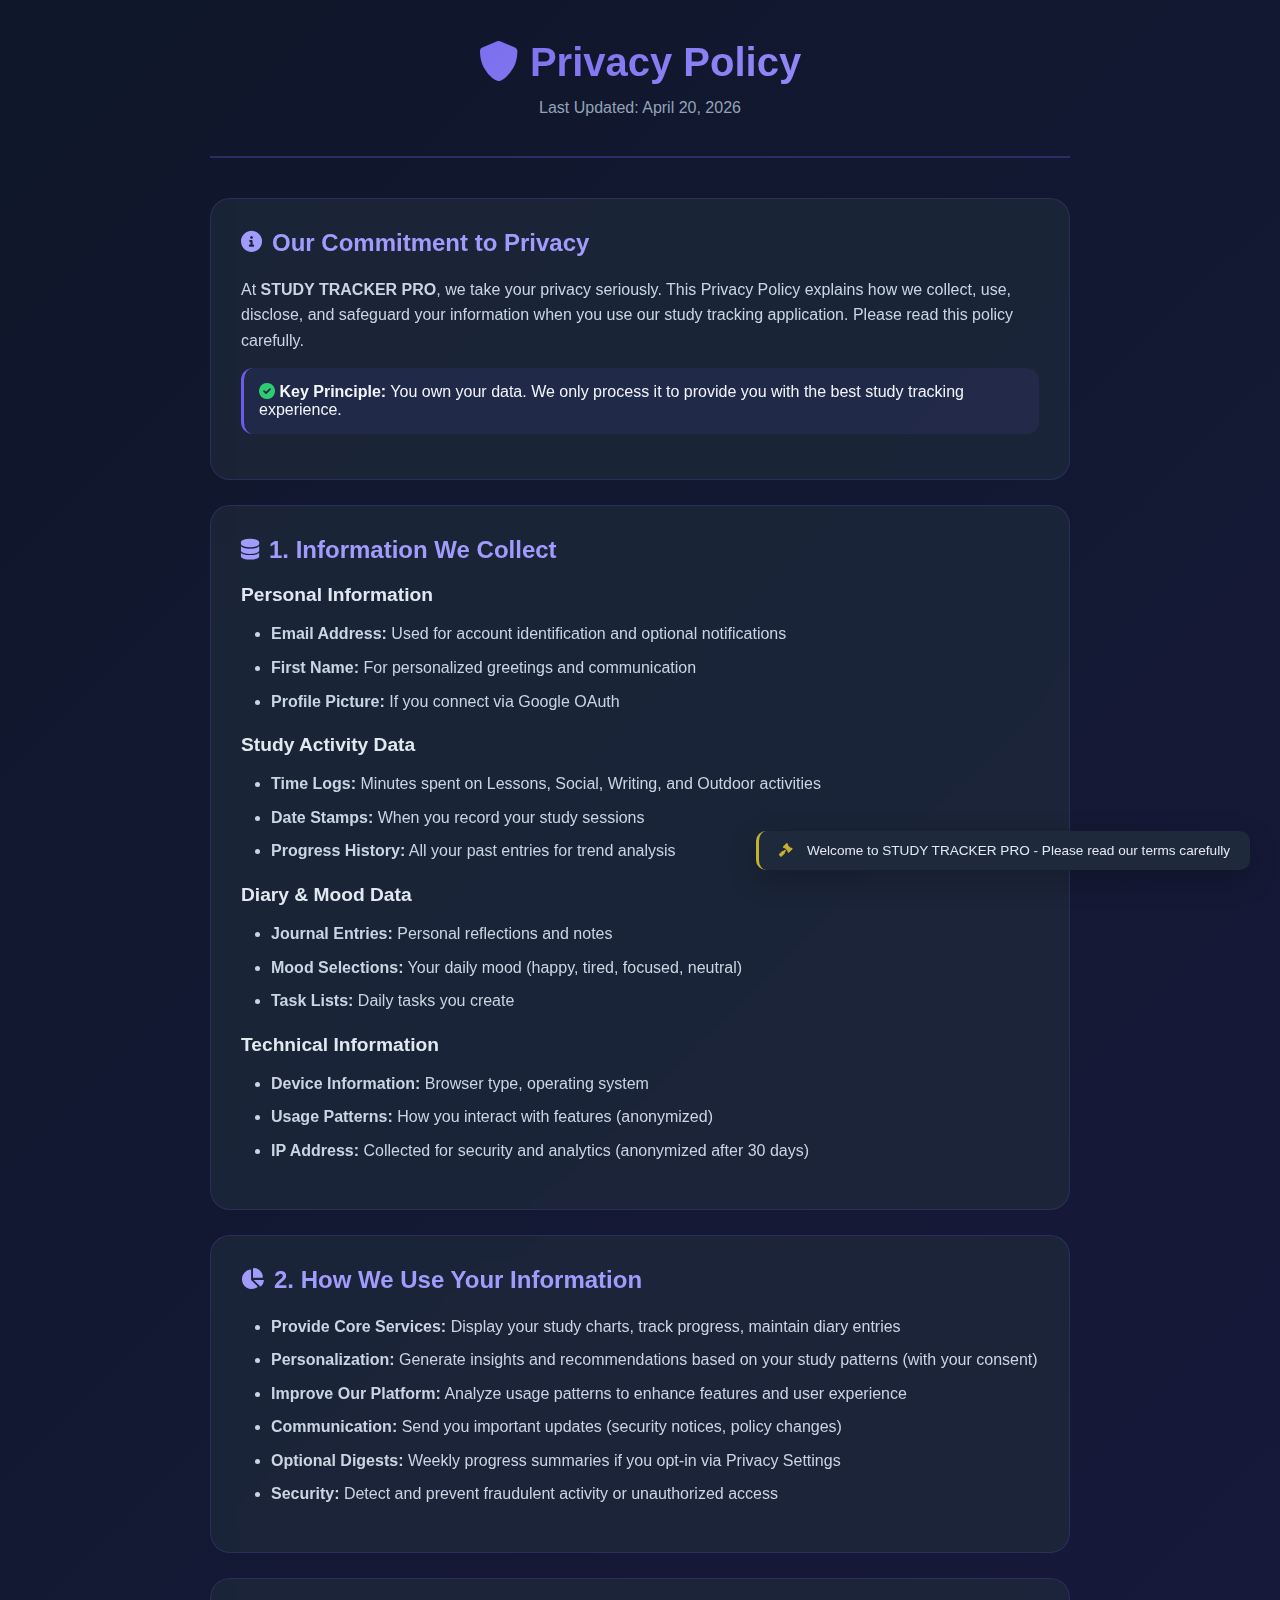
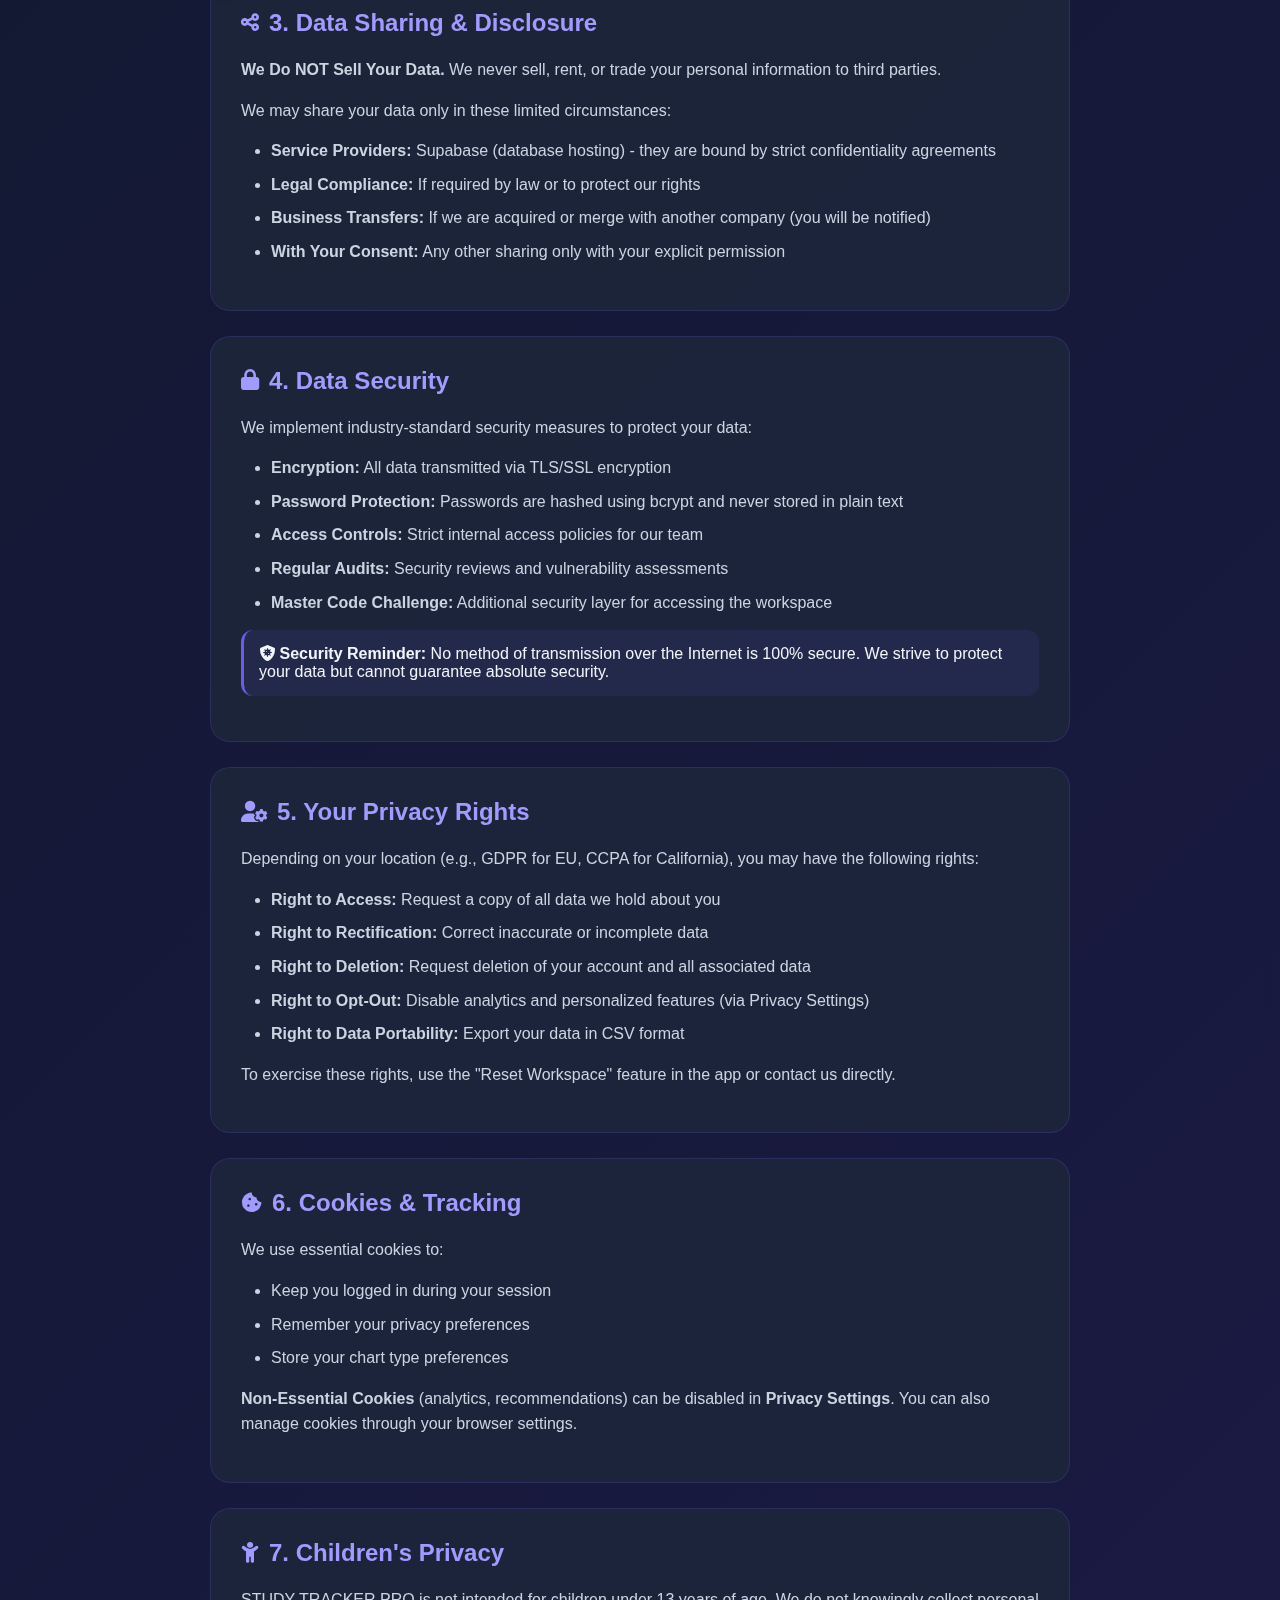
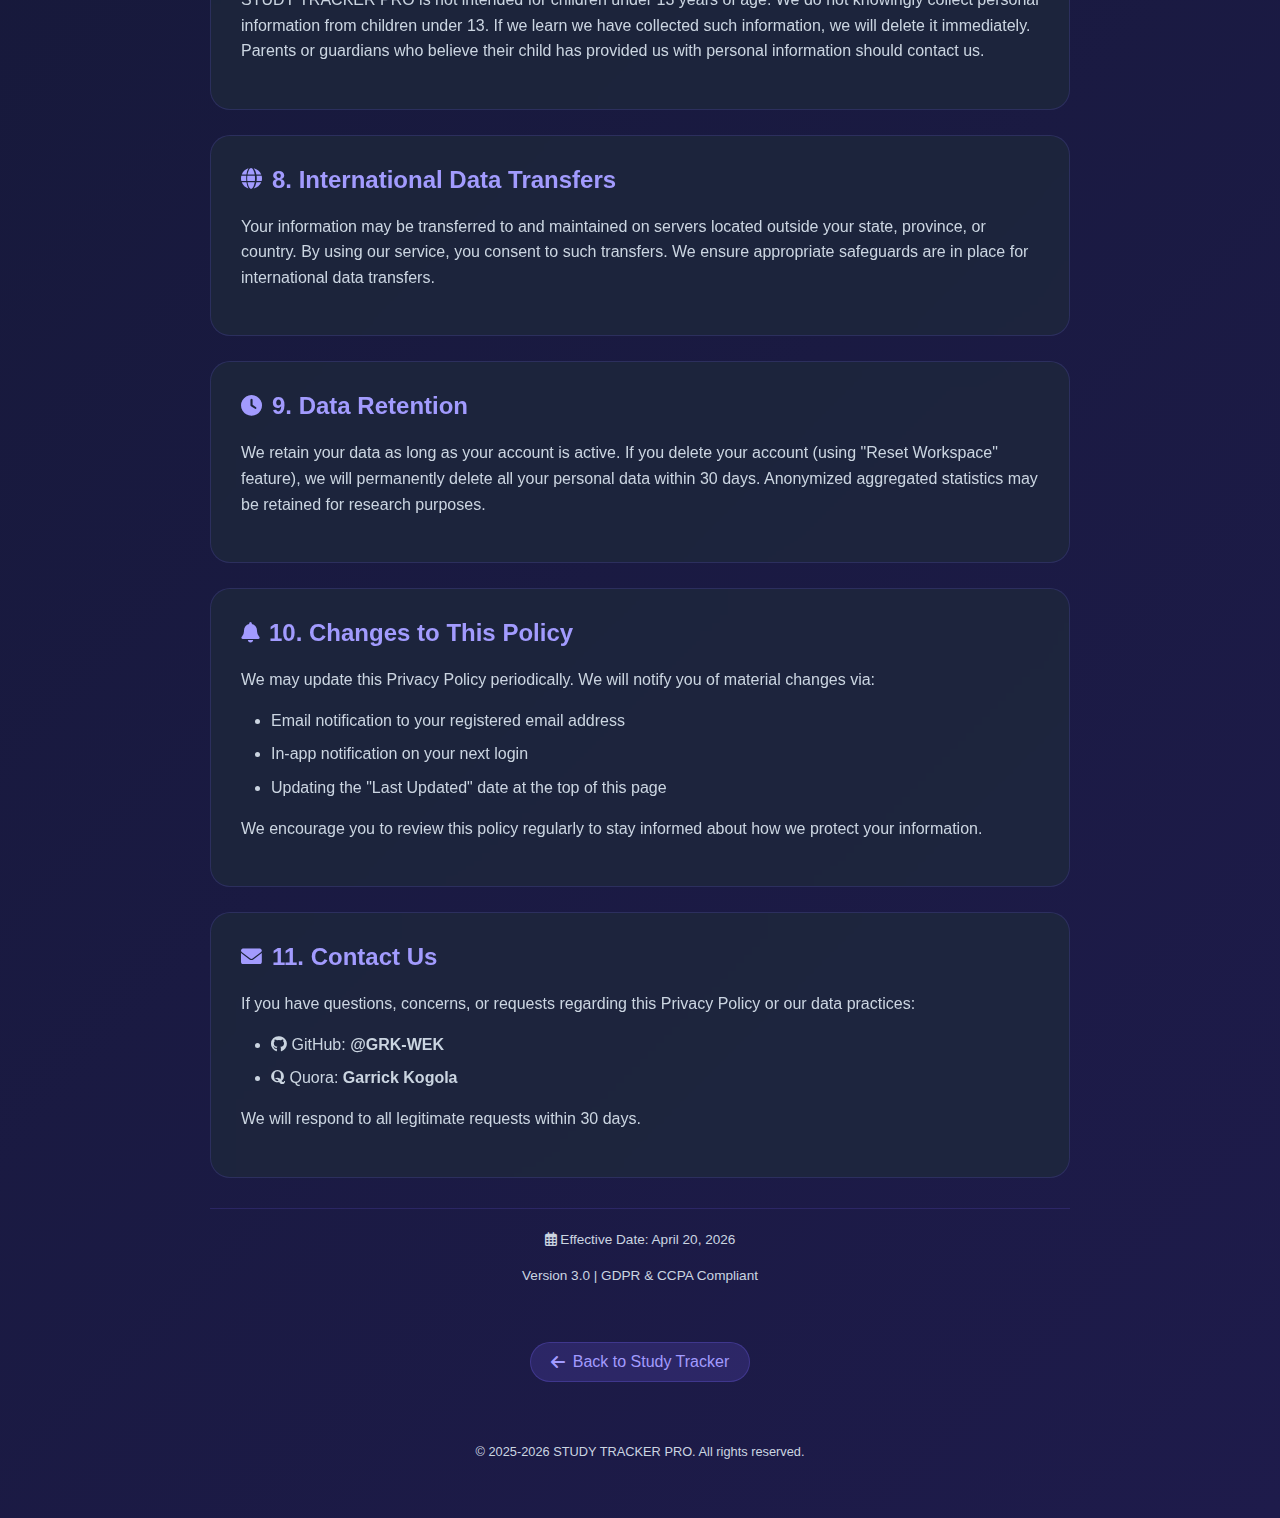
<file: privacy-policy.html>
<!DOCTYPE html>
<html lang="en">

<head>
    <meta charset="UTF-8">
    <meta name="viewport" content="width=device-width, initial-scale=1.0">
    <title>Privacy Policy | STUDY TRACKER PRO</title>
    <link rel="icon" type="image/svg+xml" href="data:image/svg+xml,%3Csvg xmlns='http://www.w3.org/2000/svg' viewBox='0 0 100 100'%3E%3Crect width='100' height='100' fill='%236c5ce7' rx='20'/%3E%3Ctext x='50' y='72' text-anchor='middle' fill='white' font-size='64' font-weight='bold'%3E🔒%3C/text%3E%3C/svg%3E">
    <link rel="stylesheet" href="https://cdnjs.cloudflare.com/ajax/libs/font-awesome/6.0.0/css/all.min.css">
    <style>
        * {
            margin: 0;
            padding: 0;
            box-sizing: border-box;
        }

        body {
            font-family: 'Inter', -apple-system, BlinkMacSystemFont, 'Segoe UI', Roboto, sans-serif;
            background: linear-gradient(135deg, #0f172a 0%, #1e1b4b 100%);
            min-height: 100vh;
            color: #f1f5f9;
        }

        .container {
            max-width: 900px;
            margin: 0 auto;
            padding: 40px 20px;
        }

        .header {
            text-align: center;
            margin-bottom: 40px;
            padding-bottom: 20px;
            border-bottom: 2px solid rgba(108, 92, 231, 0.3);
        }

        .header h1 {
            font-size: 2.5rem;
            background: linear-gradient(135deg, #6c5ce7, #a29bfe);
            -webkit-background-clip: text;
            background-clip: text;
            -webkit-text-fill-color: transparent;
            margin-bottom: 10px;
        }

        .header p {
            color: #94a3b8;
        }

        .card {
            background: rgba(30, 41, 59, 0.7);
            backdrop-filter: blur(10px);
            border-radius: 20px;
            padding: 30px;
            margin-bottom: 25px;
            border: 1px solid rgba(108, 92, 231, 0.2);
            transition: transform 0.2s;
        }

        .card:hover {
            transform: translateY(-2px);
            border-color: rgba(108, 92, 231, 0.4);
        }

        h2 {
            color: #a29bfe;
            margin-bottom: 20px;
            font-size: 1.5rem;
            display: flex;
            align-items: center;
            gap: 10px;
        }

        h2 i {
            font-size: 1.3rem;
        }

        h3 {
            color: #e2e8f0;
            margin: 20px 0 10px 0;
            font-size: 1.2rem;
        }

        p {
            line-height: 1.6;
            color: #cbd5e1;
            margin-bottom: 15px;
        }

        ul {
            margin: 15px 0 15px 30px;
            color: #cbd5e1;
            line-height: 1.6;
        }

        li {
            margin-bottom: 8px;
        }

        .badge {
            display: inline-block;
            background: rgba(108, 92, 231, 0.2);
            color: #a29bfe;
            padding: 4px 12px;
            border-radius: 20px;
            font-size: 0.75rem;
            margin-left: 10px;
        }

        .highlight {
            background: rgba(108, 92, 231, 0.1);
            padding: 15px;
            border-radius: 12px;
            border-left: 3px solid #6c5ce7;
            margin: 15px 0;
        }

        .last-updated {
            text-align: center;
            padding: 20px;
            color: #64748b;
            font-size: 0.85rem;
            border-top: 1px solid rgba(108, 92, 231, 0.2);
            margin-top: 30px;
        }

        .back-btn {
            display: inline-flex;
            align-items: center;
            gap: 8px;
            background: rgba(108, 92, 231, 0.2);
            color: #a29bfe;
            padding: 10px 20px;
            border-radius: 40px;
            text-decoration: none;
            margin-top: 20px;
            transition: all 0.2s;
            border: 1px solid rgba(108, 92, 231, 0.3);
        }

        .back-btn:hover {
            background: rgba(108, 92, 231, 0.3);
            transform: translateX(-5px);
        }

        .footer {
            text-align: center;
            margin-top: 40px;
            padding-top: 20px;
            color: #64748b;
            font-size: 0.8rem;
        }

        @media (max-width: 768px) {
            .container {
                padding: 20px;
            }

            .card {
                padding: 20px;
            }

            h2 {
                font-size: 1.3rem;
            }
        }

        /* Simple Toast for Legal Pages */
        .legal-toast {
            position: fixed;
            bottom: 30px;
            right: 30px;
            background: #1e293b;
            backdrop-filter: blur(12px);
            border-radius: 10px;
            padding: 12px 20px;
            min-width: 250px;
            border-left: 3px solid #c6b031;
            box-shadow: 0 10px 30px rgba(0, 0, 0, 0.2);
            transform: translateX(400px);
            transition: transform 0.3s ease;
            z-index: 10000;
            font-size: 0.85rem;
            color: #e2e8f0;
        }

        .legal-toast.show {
            transform: translateX(0);
        }

        .legal-toast i {
            margin-right: 10px;
            color: #c6b031;
        }
    </style>
</head>

<body>
    <div class="container">
        <div class="header">
            <h1><i class="fas fa-shield-alt"></i> Privacy Policy</h1>
            <p>Last Updated: April 20, 2026</p>
        </div>

        <div class="card">
            <h2><i class="fas fa-info-circle"></i> Our Commitment to Privacy</h2>
            <p>At <strong>STUDY TRACKER PRO</strong>, we take your privacy seriously. This Privacy Policy explains how
                we collect, use, disclose, and safeguard your information when you use our study tracking application.
                Please read this policy carefully.</p>
            <div class="highlight">
                <i class="fas fa-check-circle" style="color: #2ecc71;"></i> <strong>Key Principle:</strong> You own your
                data. We only process it to provide you with the best study tracking experience.
            </div>
        </div>

        <div class="card">
            <h2><i class="fas fa-database"></i> 1. Information We Collect</h2>
            <h3>Personal Information</h3>
            <ul>
                <li><strong>Email Address:</strong> Used for account identification and optional notifications</li>
                <li><strong>First Name:</strong> For personalized greetings and communication</li>
                <li><strong>Profile Picture:</strong> If you connect via Google OAuth</li>
            </ul>

            <h3>Study Activity Data</h3>
            <ul>
                <li><strong>Time Logs:</strong> Minutes spent on Lessons, Social, Writing, and Outdoor activities</li>
                <li><strong>Date Stamps:</strong> When you record your study sessions</li>
                <li><strong>Progress History:</strong> All your past entries for trend analysis</li>
            </ul>

            <h3>Diary & Mood Data</h3>
            <ul>
                <li><strong>Journal Entries:</strong> Personal reflections and notes</li>
                <li><strong>Mood Selections:</strong> Your daily mood (happy, tired, focused, neutral)</li>
                <li><strong>Task Lists:</strong> Daily tasks you create</li>
            </ul>

            <h3>Technical Information</h3>
            <ul>
                <li><strong>Device Information:</strong> Browser type, operating system</li>
                <li><strong>Usage Patterns:</strong> How you interact with features (anonymized)</li>
                <li><strong>IP Address:</strong> Collected for security and analytics (anonymized after 30 days)</li>
            </ul>
        </div>

        <div class="card">
            <h2><i class="fas fa-chart-pie"></i> 2. How We Use Your Information</h2>
            <ul>
                <li><strong>Provide Core Services:</strong> Display your study charts, track progress, maintain diary
                    entries</li>
                <li><strong>Personalization:</strong> Generate insights and recommendations based on your study patterns
                    (with your consent)</li>
                <li><strong>Improve Our Platform:</strong> Analyze usage patterns to enhance features and user
                    experience</li>
                <li><strong>Communication:</strong> Send you important updates (security notices, policy changes)</li>
                <li><strong>Optional Digests:</strong> Weekly progress summaries if you opt-in via Privacy Settings</li>
                <li><strong>Security:</strong> Detect and prevent fraudulent activity or unauthorized access</li>
            </ul>
        </div>

        <div class="card">
            <h2><i class="fas fa-share-alt"></i> 3. Data Sharing & Disclosure</h2>
            <p><strong>We Do NOT Sell Your Data.</strong> We never sell, rent, or trade your personal information to
                third parties.</p>
            <p>We may share your data only in these limited circumstances:</p>
            <ul>
                <li><strong>Service Providers:</strong> Supabase (database hosting) - they are bound by strict
                    confidentiality agreements</li>
                <li><strong>Legal Compliance:</strong> If required by law or to protect our rights</li>
                <li><strong>Business Transfers:</strong> If we are acquired or merge with another company (you will be
                    notified)</li>
                <li><strong>With Your Consent:</strong> Any other sharing only with your explicit permission</li>
            </ul>
        </div>

        <div class="card">
            <h2><i class="fas fa-lock"></i> 4. Data Security</h2>
            <p>We implement industry-standard security measures to protect your data:</p>
            <ul>
                <li><strong>Encryption:</strong> All data transmitted via TLS/SSL encryption</li>
                <li><strong>Password Protection:</strong> Passwords are hashed using bcrypt and never stored in plain
                    text</li>
                <li><strong>Access Controls:</strong> Strict internal access policies for our team</li>
                <li><strong>Regular Audits:</strong> Security reviews and vulnerability assessments</li>
                <li><strong>Master Code Challenge:</strong> Additional security layer for accessing the workspace</li>
            </ul>
            <div class="highlight">
                <i class="fas fa-shield-virus"></i> <strong>Security Reminder:</strong> No method of transmission over
                the Internet is 100% secure. We strive to protect your data but cannot guarantee absolute security.
            </div>
        </div>

        <div class="card">
            <h2><i class="fas fa-user-cog"></i> 5. Your Privacy Rights</h2>
            <p>Depending on your location (e.g., GDPR for EU, CCPA for California), you may have the following rights:
            </p>
            <ul>
                <li><strong>Right to Access:</strong> Request a copy of all data we hold about you</li>
                <li><strong>Right to Rectification:</strong> Correct inaccurate or incomplete data</li>
                <li><strong>Right to Deletion:</strong> Request deletion of your account and all associated data</li>
                <li><strong>Right to Opt-Out:</strong> Disable analytics and personalized features (via Privacy
                    Settings)</li>
                <li><strong>Right to Data Portability:</strong> Export your data in CSV format</li>
            </ul>
            <p>To exercise these rights, use the "Reset Workspace" feature in the app or contact us directly.</p>
        </div>

        <div class="card">
            <h2><i class="fas fa-cookie-bite"></i> 6. Cookies & Tracking</h2>
            <p>We use essential cookies to:</p>
            <ul>
                <li>Keep you logged in during your session</li>
                <li>Remember your privacy preferences</li>
                <li>Store your chart type preferences</li>
            </ul>
            <p><strong>Non-Essential Cookies</strong> (analytics, recommendations) can be disabled in <strong>Privacy
                    Settings</strong>. You can also manage cookies through your browser settings.</p>
        </div>

        <div class="card">
            <h2><i class="fas fa-child"></i> 7. Children's Privacy</h2>
            <p>STUDY TRACKER PRO is not intended for children under 13 years of age. We do not knowingly collect
                personal information from children under 13. If we learn we have collected such information, we will
                delete it immediately. Parents or guardians who believe their child has provided us with personal
                information should contact us.</p>
        </div>

        <div class="card">
            <h2><i class="fas fa-globe"></i> 8. International Data Transfers</h2>
            <p>Your information may be transferred to and maintained on servers located outside your state, province, or
                country. By using our service, you consent to such transfers. We ensure appropriate safeguards are in
                place for international data transfers.</p>
        </div>

        <div class="card">
            <h2><i class="fas fa-clock"></i> 9. Data Retention</h2>
            <p>We retain your data as long as your account is active. If you delete your account (using "Reset
                Workspace" feature), we will permanently delete all your personal data within 30 days. Anonymized
                aggregated statistics may be retained for research purposes.</p>
        </div>

        <div class="card">
            <h2><i class="fas fa-bell"></i> 10. Changes to This Policy</h2>
            <p>We may update this Privacy Policy periodically. We will notify you of material changes via:</p>
            <ul>
                <li>Email notification to your registered email address</li>
                <li>In-app notification on your next login</li>
                <li>Updating the "Last Updated" date at the top of this page</li>
            </ul>
            <p>We encourage you to review this policy regularly to stay informed about how we protect your information.
            </p>
        </div>

        <div class="card">
            <h2><i class="fas fa-envelope"></i> 11. Contact Us</h2>
            <p>If you have questions, concerns, or requests regarding this Privacy Policy or our data practices:</p>
            <ul>
                <li><i class="fab fa-github"></i> GitHub: <strong>@GRK-WEK</strong></li>
                <li><i class="fab fa-quora"></i> Quora: <strong>Garrick Kogola</strong></li>
            </ul>
            <p>We will respond to all legitimate requests within 30 days.</p>
        </div>

        <div class="last-updated">
            <p><i class="far fa-calendar-alt"></i> Effective Date: April 20, 2026</p>
            <p>Version 3.0 | GDPR & CCPA Compliant</p>
        </div>

        <div style="text-align: center;">
            <a href="index.html" class="back-btn"><i class="fas fa-arrow-left"></i> Back to Study Tracker</a>
        </div>

        <div class="footer">
            <p>© 2025-2026 STUDY TRACKER PRO. All rights reserved.</p>
        </div>
    </div>
    <script>  // Simple toast for legal pages
        function showLegalToast(message, icon = 'fa-info-circle') {
            const existingToasts = document.querySelectorAll('.legal-toast');
            existingToasts.forEach(t => t.remove());

            const toast = document.createElement('div');
            toast.className = 'legal-toast';
            toast.innerHTML = `<i class="fas ${icon}"></i> ${message}`;
            document.body.appendChild(toast);

            setTimeout(() => toast.classList.add('show'), 10);

            setTimeout(() => {
                toast.classList.remove('show');
                setTimeout(() => toast.remove(), 300);
            }, 3000);
        }

        // Add page load toast
        document.addEventListener('DOMContentLoaded', () => {
            showLegalToast('Welcome to STUDY TRACKER PRO - Please read our terms carefully', 'fa-gavel');
        });</script>
</body>

</html>
</file>
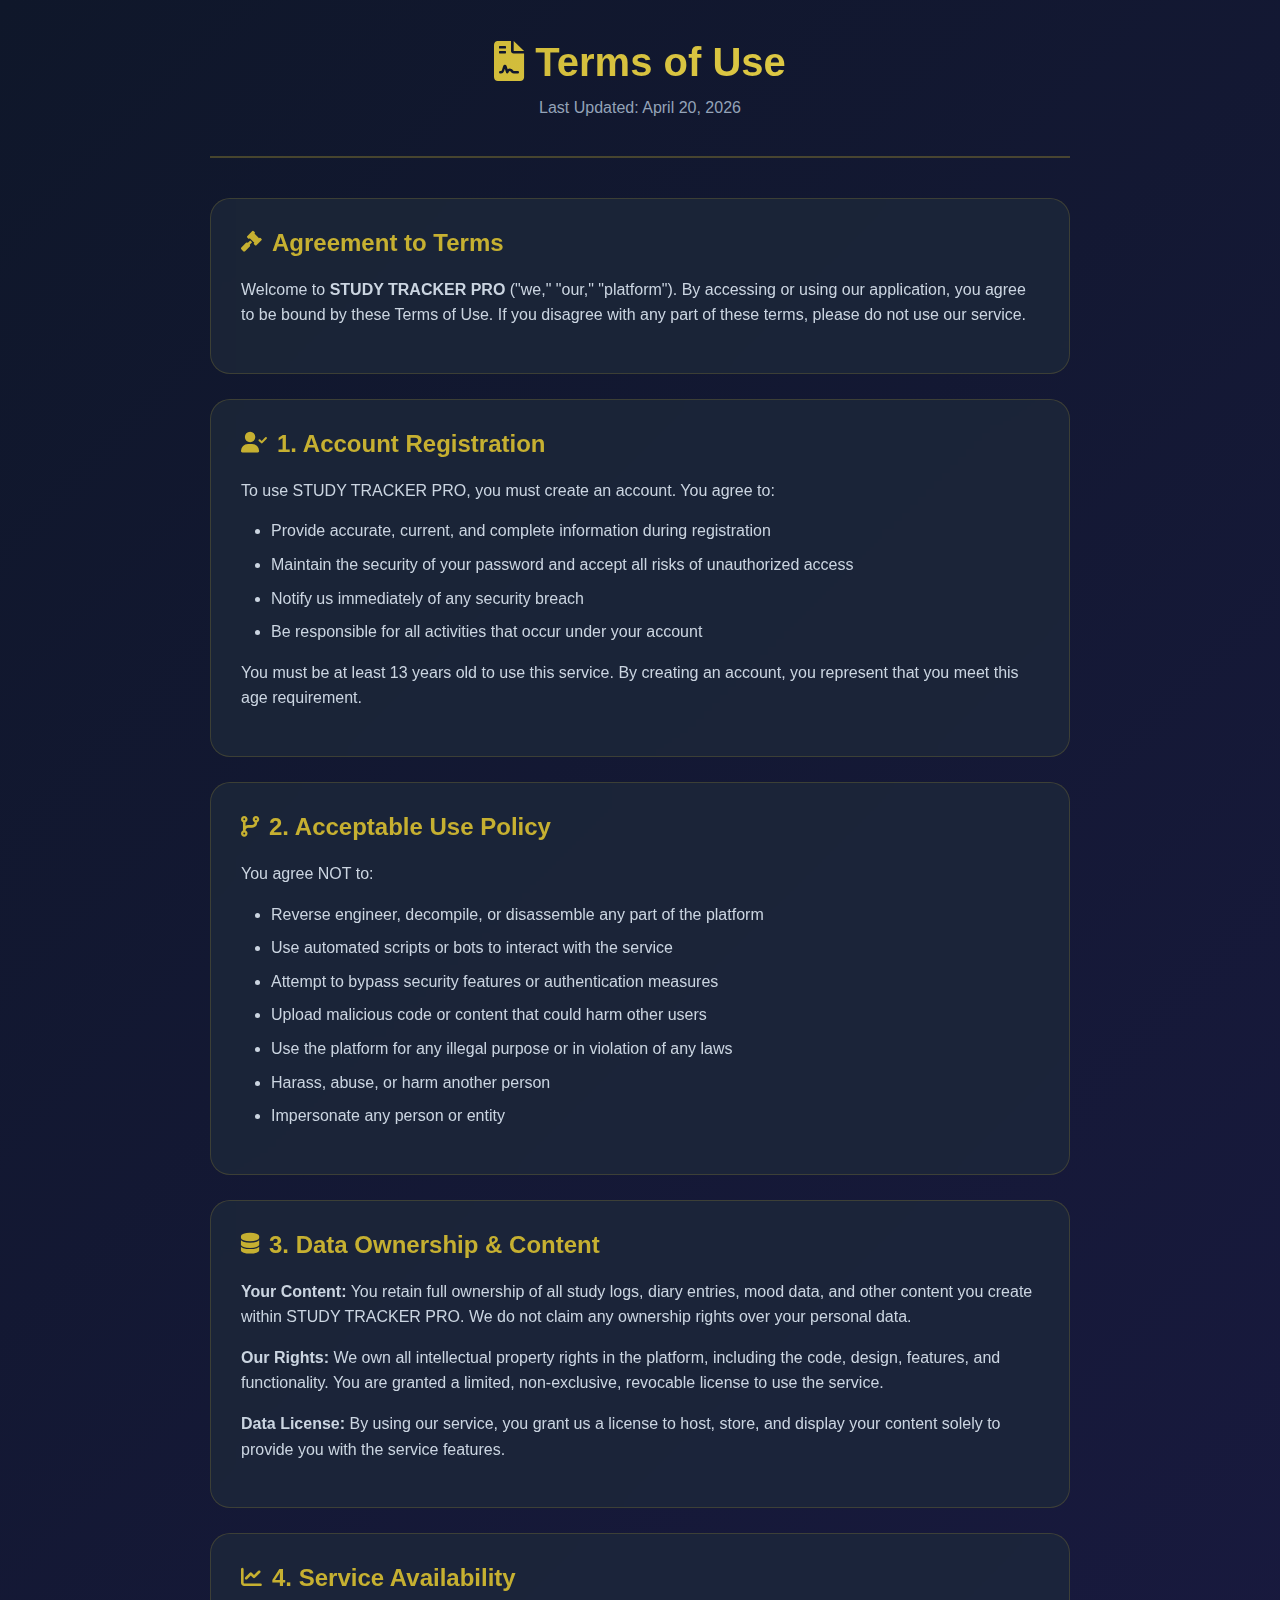
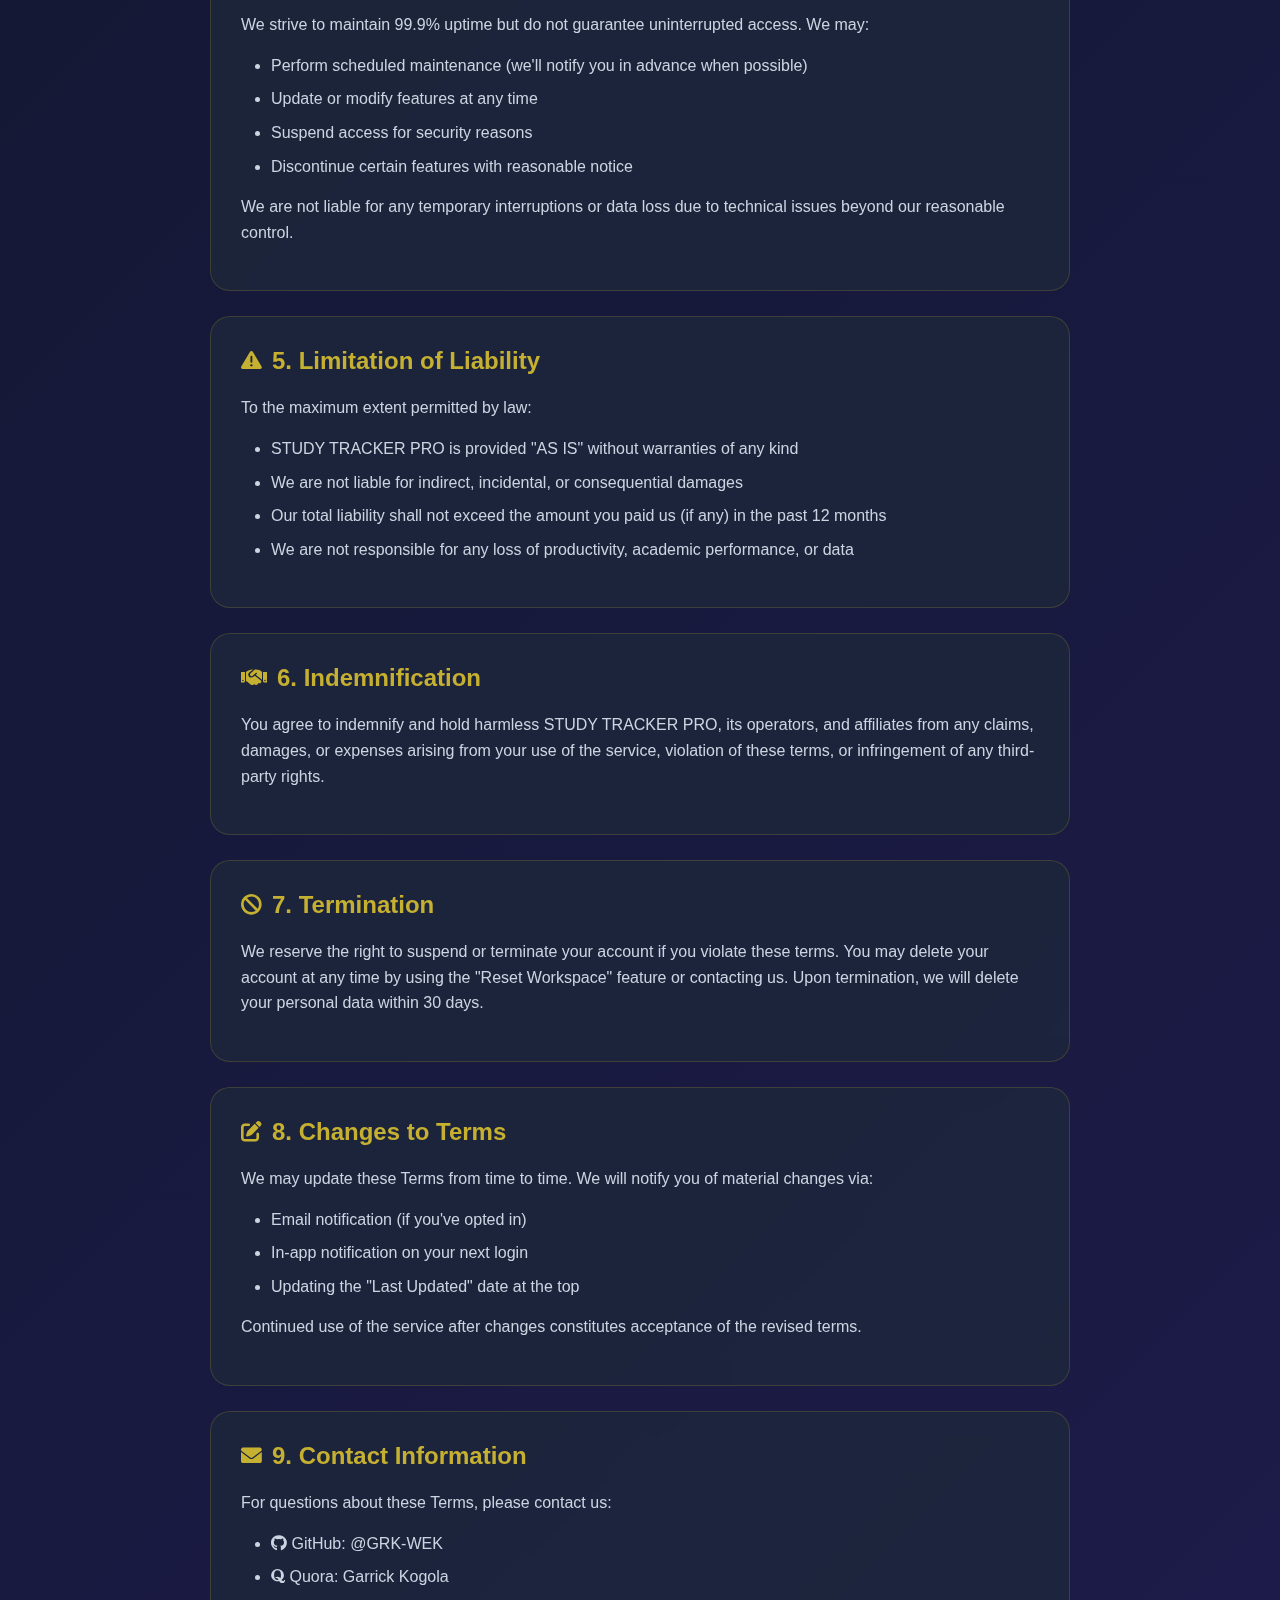
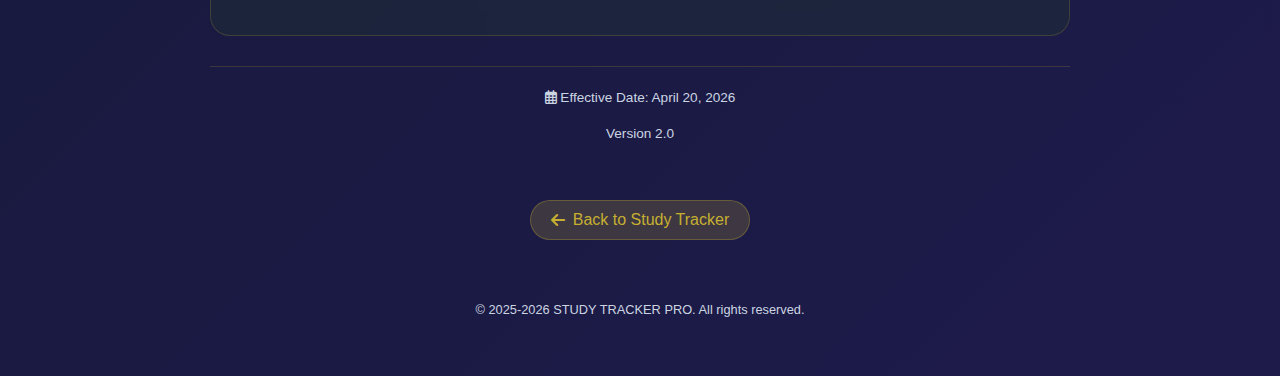
<file: terms-of-use.html>
<!DOCTYPE html>
<html lang="en">
<head>
    <meta charset="UTF-8">
    <meta name="viewport" content="width=device-width, initial-scale=1.0">
    <title>Terms of Use | STUDY TRACKER PRO</title>
    <link rel="stylesheet" href="https://cdnjs.cloudflare.com/ajax/libs/font-awesome/6.0.0/css/all.min.css">
    <style>
        * {
            margin: 0;
            padding: 0;
            box-sizing: border-box;
        }
        body {
            font-family: 'Inter', -apple-system, BlinkMacSystemFont, 'Segoe UI', Roboto, sans-serif;
            background: linear-gradient(135deg, #0f172a 0%, #1e1b4b 100%);
            min-height: 100vh;
            color: #f1f5f9;
        }
        .container {
            max-width: 900px;
            margin: 0 auto;
            padding: 40px 20px;
        }
        .header {
            text-align: center;
            margin-bottom: 40px;
            padding-bottom: 20px;
            border-bottom: 2px solid rgba(198, 176, 49, 0.3);
        }
        .header h1 {
            font-size: 2.5rem;
            background: linear-gradient(135deg, #c6b031, #e8d44d);
            -webkit-background-clip: text;
            background-clip: text;
            -webkit-text-fill-color: transparent;
            margin-bottom: 10px;
        }
        .header p {
            color: #94a3b8;
        }
        .card {
            background: rgba(30, 41, 59, 0.7);
            backdrop-filter: blur(10px);
            border-radius: 20px;
            padding: 30px;
            margin-bottom: 25px;
            border: 1px solid rgba(198, 176, 49, 0.2);
            transition: transform 0.2s;
        }
        .card:hover {
            transform: translateY(-2px);
            border-color: rgba(198, 176, 49, 0.4);
        }
        h2 {
            color: #c6b031;
            margin-bottom: 20px;
            font-size: 1.5rem;
            display: flex;
            align-items: center;
            gap: 10px;
        }
        h2 i {
            font-size: 1.3rem;
        }
        h3 {
            color: #e2e8f0;
            margin: 20px 0 10px 0;
            font-size: 1.2rem;
        }
        p {
            line-height: 1.6;
            color: #cbd5e1;
            margin-bottom: 15px;
        }
        ul {
            margin: 15px 0 15px 30px;
            color: #cbd5e1;
            line-height: 1.6;
        }
        li {
            margin-bottom: 8px;
        }
        .last-updated {
            text-align: center;
            padding: 20px;
            color: #64748b;
            font-size: 0.85rem;
            border-top: 1px solid rgba(198, 176, 49, 0.2);
            margin-top: 30px;
        }
        .back-btn {
            display: inline-flex;
            align-items: center;
            gap: 8px;
            background: rgba(198, 176, 49, 0.2);
            color: #c6b031;
            padding: 10px 20px;
            border-radius: 40px;
            text-decoration: none;
            margin-top: 20px;
            transition: all 0.2s;
            border: 1px solid rgba(198, 176, 49, 0.3);
        }
        .back-btn:hover {
            background: rgba(198, 176, 49, 0.3);
            transform: translateX(-5px);
        }
        .footer {
            text-align: center;
            margin-top: 40px;
            padding-top: 20px;
            color: #64748b;
            font-size: 0.8rem;
        }
        @media (max-width: 768px) {
            .container { padding: 20px; }
            .card { padding: 20px; }
            h2 { font-size: 1.3rem; }
        }
    </style>
</head>
<body>
    <div class="container">
        <div class="header">
            <h1><i class="fas fa-file-contract"></i> Terms of Use</h1>
            <p>Last Updated: April 20, 2026</p>
        </div>

        <div class="card">
            <h2><i class="fas fa-gavel"></i> Agreement to Terms</h2>
            <p>Welcome to <strong>STUDY TRACKER PRO</strong> ("we," "our," "platform"). By accessing or using our application, you agree to be bound by these Terms of Use. If you disagree with any part of these terms, please do not use our service.</p>
        </div>

        <div class="card">
            <h2><i class="fas fa-user-check"></i> 1. Account Registration</h2>
            <p>To use STUDY TRACKER PRO, you must create an account. You agree to:</p>
            <ul>
                <li>Provide accurate, current, and complete information during registration</li>
                <li>Maintain the security of your password and accept all risks of unauthorized access</li>
                <li>Notify us immediately of any security breach</li>
                <li>Be responsible for all activities that occur under your account</li>
            </ul>
            <p>You must be at least 13 years old to use this service. By creating an account, you represent that you meet this age requirement.</p>
        </div>

        <div class="card">
            <h2><i class="fas fa-code-branch"></i> 2. Acceptable Use Policy</h2>
            <p>You agree NOT to:</p>
            <ul>
                <li>Reverse engineer, decompile, or disassemble any part of the platform</li>
                <li>Use automated scripts or bots to interact with the service</li>
                <li>Attempt to bypass security features or authentication measures</li>
                <li>Upload malicious code or content that could harm other users</li>
                <li>Use the platform for any illegal purpose or in violation of any laws</li>
                <li>Harass, abuse, or harm another person</li>
                <li>Impersonate any person or entity</li>
            </ul>
        </div>

        <div class="card">
            <h2><i class="fas fa-database"></i> 3. Data Ownership & Content</h2>
            <p><strong>Your Content:</strong> You retain full ownership of all study logs, diary entries, mood data, and other content you create within STUDY TRACKER PRO. We do not claim any ownership rights over your personal data.</p>
            <p><strong>Our Rights:</strong> We own all intellectual property rights in the platform, including the code, design, features, and functionality. You are granted a limited, non-exclusive, revocable license to use the service.</p>
            <p><strong>Data License:</strong> By using our service, you grant us a license to host, store, and display your content solely to provide you with the service features.</p>
        </div>

        <div class="card">
            <h2><i class="fas fa-chart-line"></i> 4. Service Availability</h2>
            <p>We strive to maintain 99.9% uptime but do not guarantee uninterrupted access. We may:</p>
            <ul>
                <li>Perform scheduled maintenance (we'll notify you in advance when possible)</li>
                <li>Update or modify features at any time</li>
                <li>Suspend access for security reasons</li>
                <li>Discontinue certain features with reasonable notice</li>
            </ul>
            <p>We are not liable for any temporary interruptions or data loss due to technical issues beyond our reasonable control.</p>
        </div>

        <div class="card">
            <h2><i class="fas fa-exclamation-triangle"></i> 5. Limitation of Liability</h2>
            <p>To the maximum extent permitted by law:</p>
            <ul>
                <li>STUDY TRACKER PRO is provided "AS IS" without warranties of any kind</li>
                <li>We are not liable for indirect, incidental, or consequential damages</li>
                <li>Our total liability shall not exceed the amount you paid us (if any) in the past 12 months</li>
                <li>We are not responsible for any loss of productivity, academic performance, or data</li>
            </ul>
        </div>

        <div class="card">
            <h2><i class="fas fa-handshake"></i> 6. Indemnification</h2>
            <p>You agree to indemnify and hold harmless STUDY TRACKER PRO, its operators, and affiliates from any claims, damages, or expenses arising from your use of the service, violation of these terms, or infringement of any third-party rights.</p>
        </div>

        <div class="card">
            <h2><i class="fas fa-ban"></i> 7. Termination</h2>
            <p>We reserve the right to suspend or terminate your account if you violate these terms. You may delete your account at any time by using the "Reset Workspace" feature or contacting us. Upon termination, we will delete your personal data within 30 days.</p>
        </div>

        <div class="card">
            <h2><i class="fas fa-edit"></i> 8. Changes to Terms</h2>
            <p>We may update these Terms from time to time. We will notify you of material changes via:</p>
            <ul>
                <li>Email notification (if you've opted in)</li>
                <li>In-app notification on your next login</li>
                <li>Updating the "Last Updated" date at the top</li>
            </ul>
            <p>Continued use of the service after changes constitutes acceptance of the revised terms.</p>
        </div>

        <div class="card">
            <h2><i class="fas fa-envelope"></i> 9. Contact Information</h2>
            <p>For questions about these Terms, please contact us:</p>
            <ul>
                <li><i class="fab fa-github"></i> GitHub: @GRK-WEK</li>
                <li><i class="fab fa-quora"></i> Quora: Garrick Kogola</li>
            </ul>
        </div>

        <div class="last-updated">
            <p><i class="far fa-calendar-alt"></i> Effective Date: April 20, 2026</p>
            <p>Version 2.0</p>
        </div>

        <div style="text-align: center;">
            <a href="kidszone.html" class="back-btn"><i class="fas fa-arrow-left"></i> Back to Study Tracker</a>
        </div>

        <div class="footer">
            <p>© 2025-2026 STUDY TRACKER PRO. All rights reserved.</p>
        </div>
    </div>
</body>
</html>
</file>
